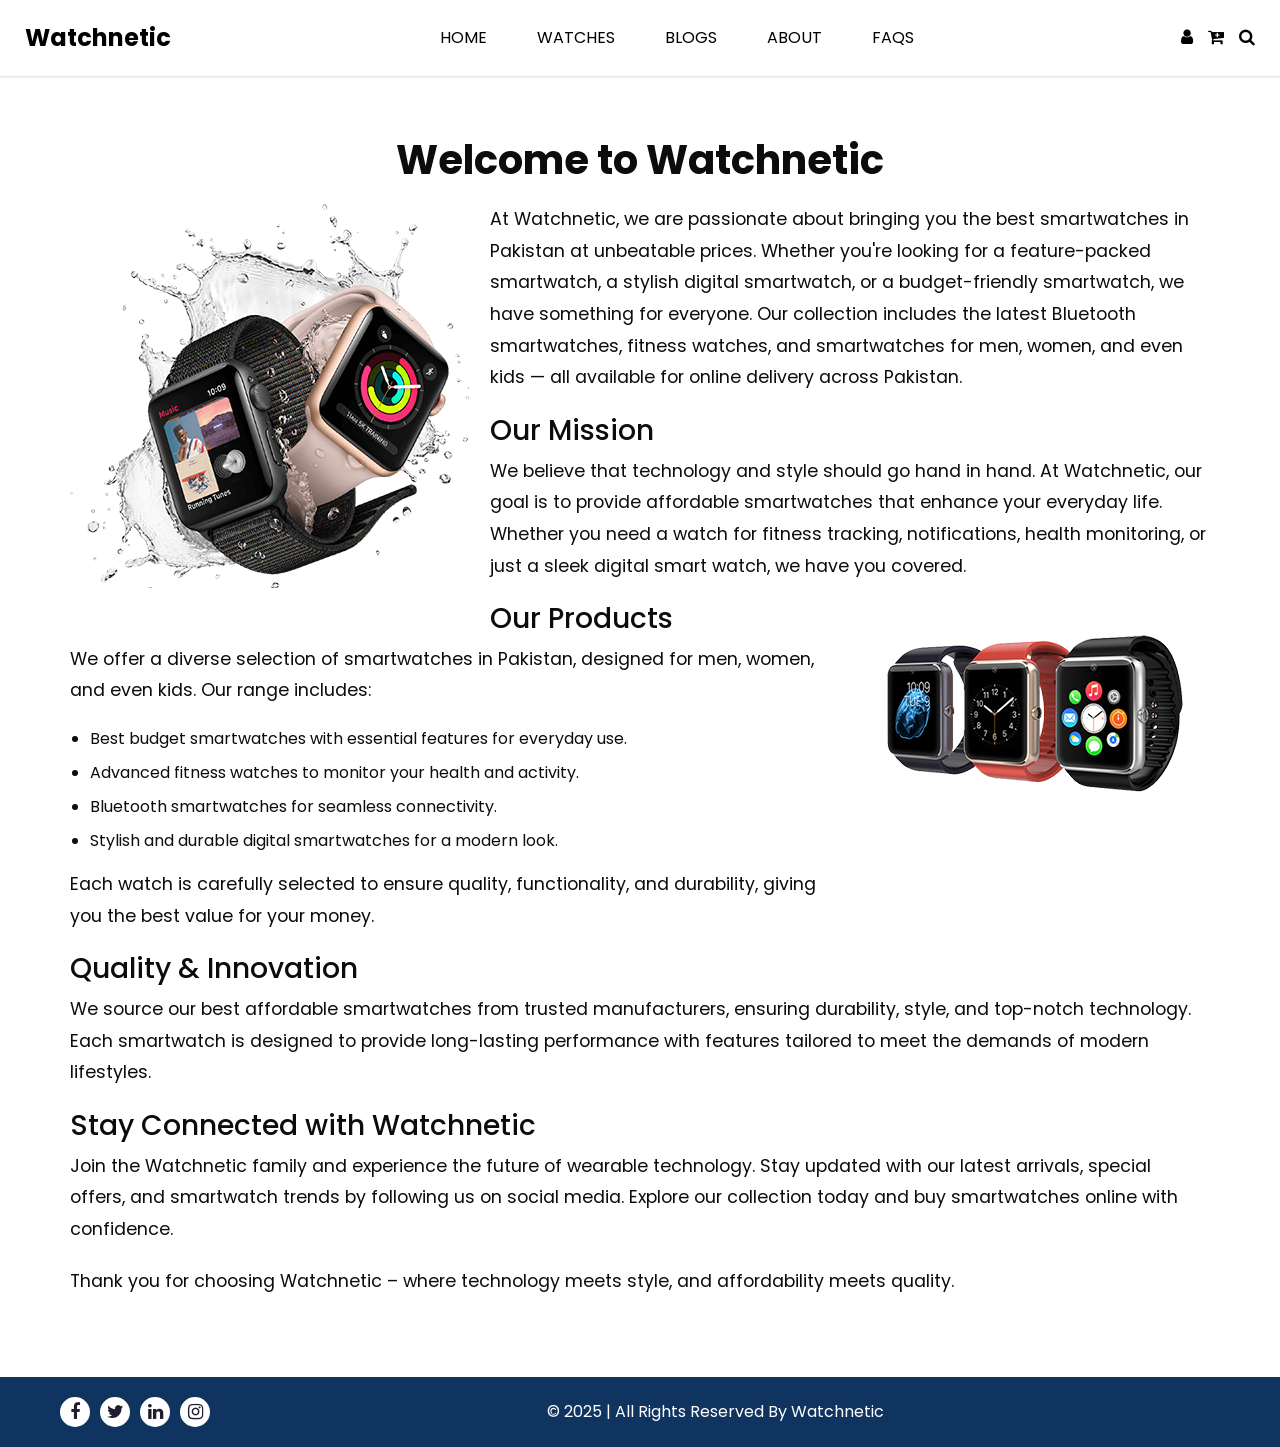
<file: about.html>
<!DOCTYPE html>
<html lang="en">

<head>
  <!-- Basic -->
  <meta charset="utf-8" />
  <meta http-equiv="X-UA-Compatible" content="IE=edge" />
  <!-- Mobile Metas -->
  <meta name="viewport" content="width=device-width, initial-scale=1, shrink-to-fit=no" />
  <!-- Site Metas -->
  <meta name="keywords" content="smartwatches in pakistan, best budget smartwatches, smart watches, cheap smart watches, smart sports watch" />
  <meta name="description" content="At Watchnetic, we bring you the best budget smartwatches and high-quality wearables in Pakistan. Explore our collection of smart sports watches and cheap smart watches, designed for style, performance, and affordability!" />
  <meta name="author" content="Watchnetic" />
  <link rel="shortcut icon" href="images/favicon.png" type="image/x-icon">

  <title>About Watchnetic | Affordable Wearables</title>

  <!-- bootstrap core css -->
  <link rel="stylesheet" type="text/css" href="css/bootstrap.css" />
  <!--owl slider stylesheet -->
  <link rel="stylesheet" type="text/css" href="https://cdnjs.cloudflare.com/ajax/libs/OwlCarousel2/2.3.4/assets/owl.carousel.min.css" />

  <!-- font awesome style -->
  <link href="css/font-awesome.min.css" rel="stylesheet" />

  <!-- Custom styles for this template -->
  <link href="css/style.css" rel="stylesheet" />
  <!-- responsive style -->
  <link href="css/responsive.css" rel="stylesheet" />

</head>

<body class="sub_page">

  <div class="hero_area">
    <!-- header section strats -->
    <header class="header_section">
      <div class="container-fluid">
        <nav class="navbar navbar-expand-lg custom_nav-container ">
          <a class="navbar-brand" href="index.html">
            <span>
              Watchnetic
            </span>
          </a>

          <button class="navbar-toggler" type="button" data-toggle="collapse" data-target="#navbarSupportedContent" aria-controls="navbarSupportedContent" aria-expanded="false" aria-label="Toggle navigation">
            <span class=""> </span>
          </button>

          <div class="collapse navbar-collapse" id="navbarSupportedContent">
            <ul class="navbar-nav">
              <li class="nav-item">
                <a class="nav-link" href="index.html">Home </a>
              </li>
              <li class="nav-item">
                <a class="nav-link" href="watches.html"> Watches </a>
              </li>
              <li class="nav-item">
                <a class="nav-link" href="blogs.html"> Blogs </a>
              </li>
              <li class="nav-item active">
                <a class="nav-link" href="about.html"> About <span class="sr-only">(current)</span> </a>
              </li>
              <li class="nav-item">
                <a class="nav-link" href="faqs.html"> FAQs </a>
              </li>
            </ul>
            <div class="user_option-box">
              <a href="">
                <i class="fa fa-user" aria-hidden="true"></i>
              </a>
              <a href="">
                <i class="fa fa-cart-plus" aria-hidden="true"></i>
              </a>
              <a href="">
                <i class="fa fa-search" aria-hidden="true"></i>
              </a>
            </div>
          </div>
        </nav>
      </div>
    </header>
    <!-- end header section -->
  </div>

  <!-- about section -->
  <section class="about_section_page layout_padding">
    <div class="container">
      <div class="heading_container heading_center">
        <h2>Welcome to Watchnetic</h2>
      </div>
      <img src="images/best-budget-smartwatches-pakistan.png" alt="Best Budget Smartwatches Pakistan">
      <p>At Watchnetic, we are passionate about bringing you the best smartwatches in Pakistan at unbeatable prices. Whether you're looking for a feature-packed smartwatch, a stylish digital smartwatch, or a budget-friendly smartwatch, we have something for everyone. Our collection includes the latest Bluetooth smartwatches, fitness watches, and smartwatches for men, women, and even kids — all available for online delivery across Pakistan.</p>
      
      <h3>Our Mission</h3>
      <p>We believe that technology and style should go hand in hand. At Watchnetic, our goal is to provide affordable smartwatches that enhance your everyday life. Whether you need a watch for fitness tracking, notifications, health monitoring, or just a sleek digital smart watch, we have you covered.</p>
      
      <img src="images/smart-sports-watch-for-men-women.png" alt="Smart Sports Watches" style="float: right; margin-left: 20px;">
      <h3>Our Products</h3>
      <p>We offer a diverse selection of smartwatches in Pakistan, designed for men, women, and even kids. Our range includes:</p>
      <ul>
        <li>Best budget smartwatches with essential features for everyday use.</li>
        <li>Advanced fitness watches to monitor your health and activity.</li>
        <li>Bluetooth smartwatches for seamless connectivity.</li>
        <li>Stylish and durable digital smartwatches for a modern look.</li>
      </ul>
      <p>Each watch is carefully selected to ensure quality, functionality, and durability, giving you the best value for your money.</p>
      
      <!-- <img src="images/.png" alt="Smartwatch Image 3"> -->
      <h3>Quality & Innovation</h3>
      <p>We source our best affordable smartwatches from trusted manufacturers, ensuring durability, style, and top-notch technology. Each smartwatch is designed to provide long-lasting performance with features tailored to meet the demands of modern lifestyles.</p>
      
      <h3>Stay Connected with Watchnetic</h3>
      <p>Join the Watchnetic family and experience the future of wearable technology. Stay updated with our latest arrivals, special offers, and smartwatch trends by following us on social media. Explore our collection today and buy smartwatches online with confidence.</p>
      
      <p>Thank you for choosing Watchnetic – where technology meets style, and affordability meets quality.</p>
    </div>
  </section>
  <!-- end about section -->

  <!-- Footer Section -->
  <footer class="blog-footer">
    <div class="footer_container">
      <div class="footer_social">
        <a href=""><i class="fa fa-facebook" aria-hidden="true"></i></a>
        <a href=""><i class="fa fa-twitter" aria-hidden="true"></i></a>
        <a href=""><i class="fa fa-linkedin" aria-hidden="true"></i></a>
        <a href=""><i class="fa fa-instagram" aria-hidden="true"></i></a>
      </div>
      <p>&copy; 2025 | All Rights Reserved By <a href="index.html"> Watchnetic</a></p>
    </div>
  </footer>
  <!-- footer section -->
   
  <!-- jQery -->
  <script src="js/jquery-3.4.1.min.js"></script>
  <!-- popper js -->
  <script src="https://cdn.jsdelivr.net/npm/popper.js@1.16.0/dist/umd/popper.min.js" integrity="sha384-Q6E9RHvbIyZFJoft+2mJbHaEWldlvI9IOYy5n3zV9zzTtmI3UksdQRVvoxMfooAo" crossorigin="anonymous">
  </script>
  <!-- bootstrap js -->
  <script src="js/bootstrap.js"></script>
  <!-- owl slider -->
  <script src="https://cdnjs.cloudflare.com/ajax/libs/OwlCarousel2/2.3.4/owl.carousel.min.js">
  </script>
  <!-- custom js -->
  <script src="js/custom.js"></script>


</body>

</html>
</file>
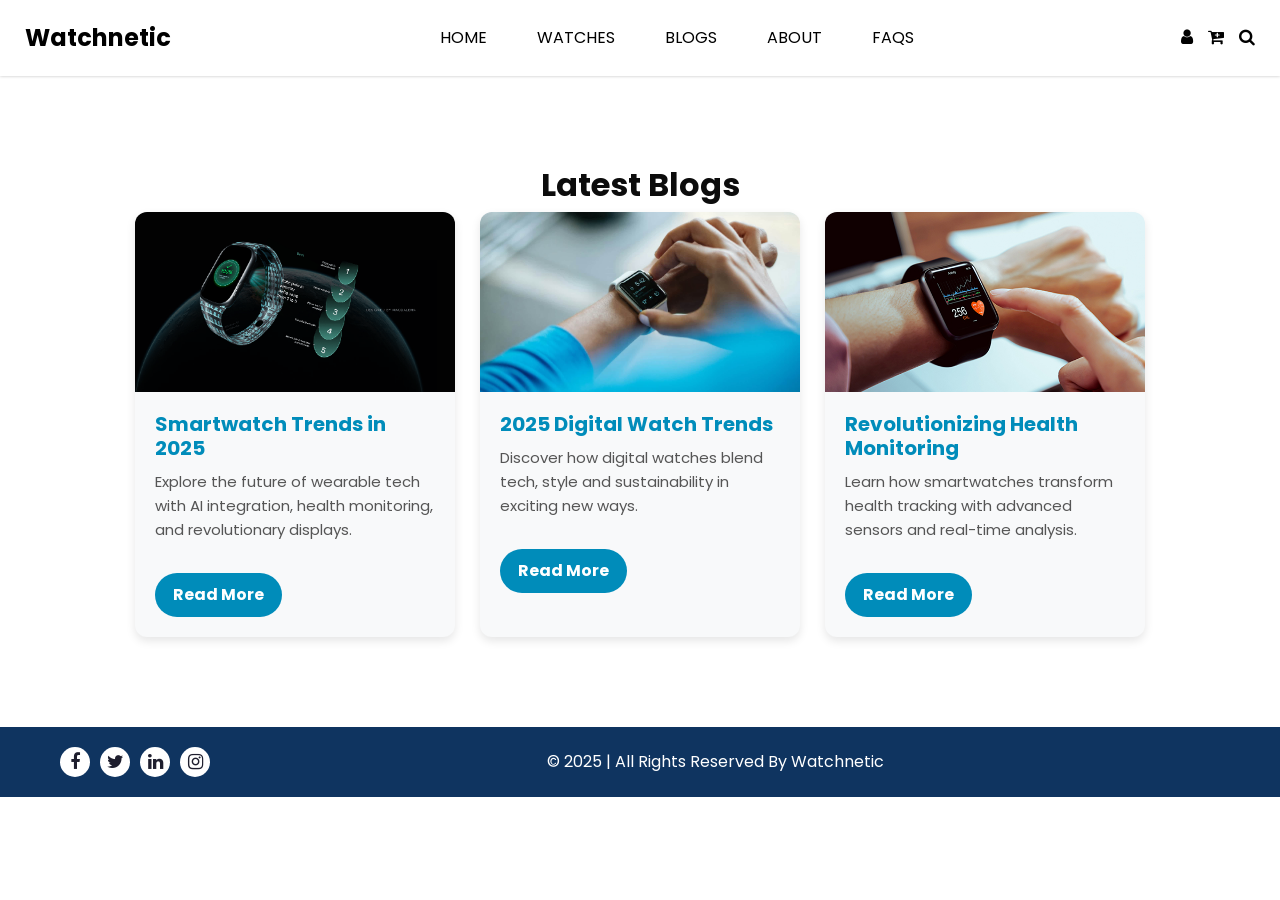
<file: blogs.html>
<!DOCTYPE html>
<html lang="en">
<head>
    <!-- Basic-->
    <meta charset="UTF-8">
    <meta http-equiv="X-UA-Compatible" content="IE=edge" />
  <!-- Mobile Metas -->
  <meta name="viewport" content="width=device-width, initial-scale=1, shrink-to-fit=no" />
  <!-- Site Metas -->
  <meta name="keywords" content="wrist watch online, smartphone watch, smart watch for girls, branded watches for women, top 10 smart watches in pakistan with price, watch box for men, hand watch for men, bluetooth watches" />
  <meta name="description" content="Discover expert insights on wrist watch online, smartphone watch, and smart watch for girls. Explore branded watches for women, hand watch for men, and the best watch box for men. Stay updated on the latest Bluetooth watches and more!" />
  <meta name="author" content="" />
  <link rel="shortcut icon" href="images/favicon.png" type="image/x-icon">

  <title>Watchnetic Blog | Latest Smartwatches & Wrist Watch Trends</title>


  <!-- bootstrap core css -->
  <link rel="stylesheet" type="text/css" href="css/bootstrap.css" />
  <!--owl slider stylesheet -->
  <link rel="stylesheet" type="text/css" href="https://cdnjs.cloudflare.com/ajax/libs/OwlCarousel2/2.3.4/assets/owl.carousel.min.css" />

  <!-- font awesome style -->
  <link href="css/font-awesome.min.css" rel="stylesheet" />

  <!-- Custom styles for this template -->
  <link href="css/style.css" rel="stylesheet" />
  <!-- responsive style -->
  <link href="css/responsive.css" rel="stylesheet" />

</head>
<body class="sub_page">
    <div class="hero_area">
      <!-- header section strats -->
      <header class="header_section">
        <div class="container-fluid">
          <nav class="navbar navbar-expand-lg custom_nav-container ">
            <a class="navbar-brand" href="index.html">
              <span>
                Watchnetic
              </span>
            </a>
      
            <button class="navbar-toggler" type="button" data-toggle="collapse" data-target="#navbarSupportedContent" aria-controls="navbarSupportedContent" aria-expanded="false" aria-label="Toggle navigation">
            <span class=""> </span>
            </button>
      
            <div class="collapse navbar-collapse" id="navbarSupportedContent">
              <ul class="navbar-nav">
                <li class="nav-item">
                  <a class="nav-link" href="index.html">Home </a>
                </li>
                <li class="nav-item">
                  <a class="nav-link" href="watches.html"> Watches </a>
                </li>
                <li class="nav-item active">
                  <a class="nav-link" href="blogs.html"> Blogs <span class="sr-only">(current)</span></a>
                </li>
                <li class="nav-item">
                  <a class="nav-link" href="about.html"> About </a>
                </li>
                <li class="nav-item">
                  <a class="nav-link" href="faqs.html">FAQs</a>
                </li>
              </ul>
              <div class="user_option-box">
                <a href="">
                  <i class="fa fa-user" aria-hidden="true"></i>
                </a>
                <a href="">
                  <i class="fa fa-cart-plus" aria-hidden="true"></i>
                </a>
                <a href="">
                  <i class="fa fa-search" aria-hidden="true"></i>
                </a>
              </div>
            </div>
          </nav>
        </div>
      </header>
      <!-- end header section -->
    </div>
<!-- Blogs Section -->
<section class="blog_section layout_padding">
  <div class="container">
    <div class="heading_container heading_center">
      <h2>
        Latest Blogs
      </h2>
    </div>
    <div class="blog_wrapper">
          <div class="blog_card">
              <img src="images/blogs/futuristic-smartwatch-holographic-interface.gif" alt="Smartwatch Trends 2025">
              <div class="blog_content">
                  <h3>Smartwatch Trends in 2025</h3>
                  <p>Explore the future of wearable tech with AI integration, health monitoring, and revolutionary displays.</p>
                  <a href="blogs/smartwatch-trends-in-2025.html" class="read_more_btn">Read More</a>
              </div>
          </div>

          <div class="blog_card">
              <img src="images/blogs/digital-watch-trends-2025.jpg" alt="2025 Digital Watch Trends">
              <div class="blog_content">
                  <h3>2025 Digital Watch Trends</h3>
                  <p>Discover how digital watches blend tech, style and sustainability in exciting new ways.</p>
                  <a href="blogs/2025-digital-watch-trends.html" class="read_more_btn">Read More</a>
              </div>
          </div>
                    
          <div class="blog_card">
            <img src="images/blogs/smartwatch-displaying-health-monitoring-data.jpg" alt="Smartwatch health monitoring">
            <div class="blog_content">
                <h3>Revolutionizing Health Monitoring</h3>
                <p>Learn how smartwatches transform health tracking with advanced sensors and real-time analysis.</p>
                <a href="blogs/how-smartwatches-are-revolutionizing-health-monitoring.html" class="read_more_btn">Read More</a>
            </div>
        </div>
      </div>
  </div>
</section>
  
<!-- Footer Section -->
<footer class="blog-footer">
  <div class="footer_container">
      <div class="footer_social">
          <a href=""><i class="fa fa-facebook" aria-hidden="true"></i></a>
          <a href=""><i class="fa fa-twitter" aria-hidden="true"></i></a>
          <a href=""><i class="fa fa-linkedin" aria-hidden="true"></i></a>
          <a href=""><i class="fa fa-instagram" aria-hidden="true"></i></a>
      </div>
      <p>&copy; 2025 | All Rights Reserved By <a href="index.html"> Watchnetic</a></p>
  </div>
</footer>
  <!-- footer section -->

  <!-- jQery -->
  <script src="js/jquery-3.4.1.min.js"></script>
  <!-- popper js -->
  <script src="https://cdn.jsdelivr.net/npm/popper.js@1.16.0/dist/umd/popper.min.js" integrity="sha384-Q6E9RHvbIyZFJoft+2mJbHaEWldlvI9IOYy5n3zV9zzTtmI3UksdQRVvoxMfooAo" crossorigin="anonymous">
  </script>
  <!-- bootstrap js -->
  <script src="js/bootstrap.js"></script>
  <!-- owl slider -->
  <script src="https://cdnjs.cloudflare.com/ajax/libs/OwlCarousel2/2.3.4/owl.carousel.min.js">
  </script>
  <!-- custom js -->
  <script src="js/custom.js"></script>
</body>
</html>
</file>
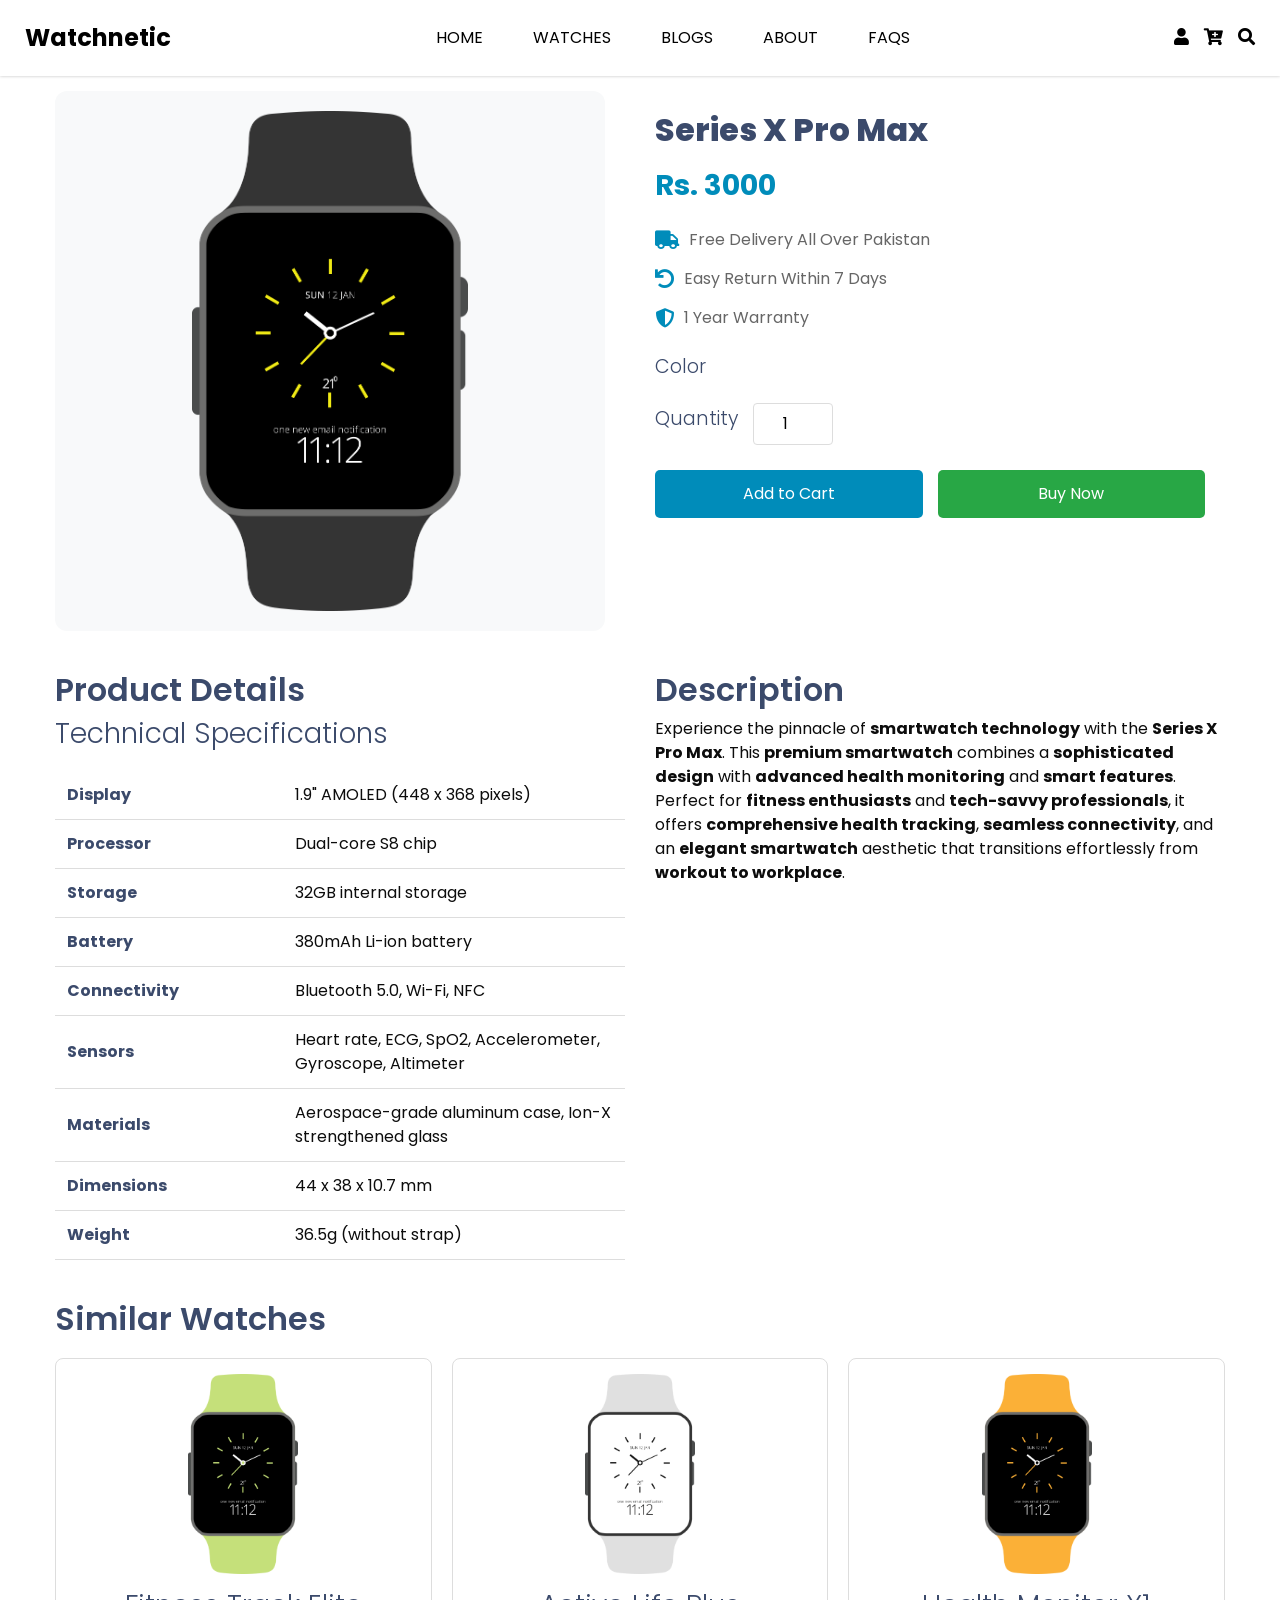
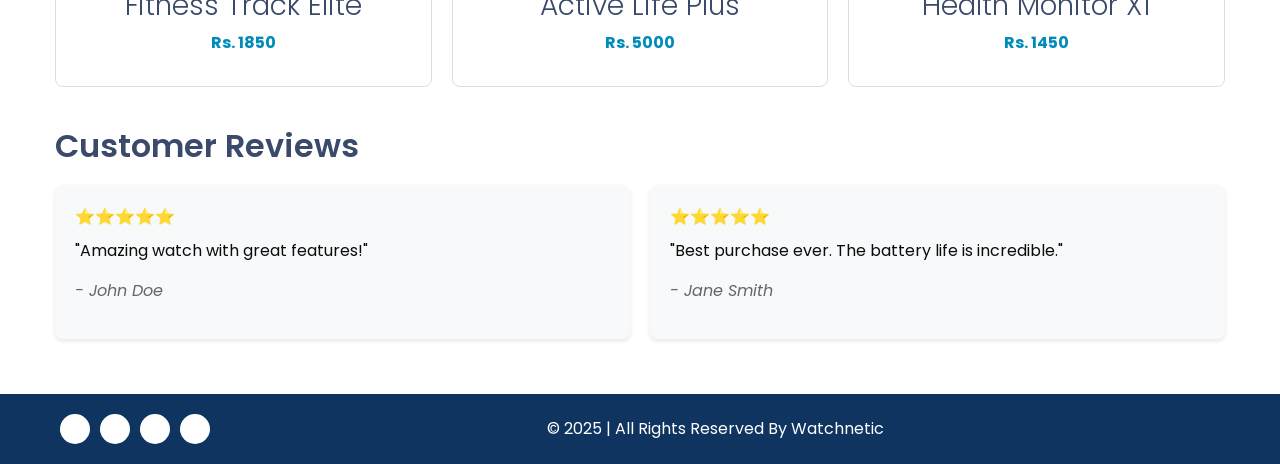
<file: watch-details/series-x-pro-max.html>
<!DOCTYPE html>
<html lang="en">

<head>
  <!-- Basic -->
  <meta charset="utf-8" />
  <meta http-equiv="X-UA-Compatible" content="IE=edge" />
  <!-- Mobile Metas -->
  <meta name="viewport" content="width=device-width, initial-scale=1, shrink-to-fit=no" />
  <!-- Site Metas -->
  <meta name="keywords" content="Series X Pro Max, smartwatch, fitness tracking, Watchnetic" />
  <meta name="description" content="Series X Pro Max - premium smartwatch with heart rate monitoring, sleep tracking, and GPS navigation." />
  <meta name="author" content="Watchnetic" />
  <link rel="shortcut icon" href="../images/favicon.png" type="image/x-icon">

  <title>Series X Pro Max | Watchnetic</title>

  <!-- bootstrap core css -->
  <link rel="stylesheet" type="text/css" href="../css/bootstrap.css" />
  <!-- owl slider stylesheet -->
  <link rel="stylesheet" type="text/css" href="https://cdnjs.cloudflare.com/ajax/libs/OwlCarousel2/2.3.4/assets/owl.carousel.min.css" />
  <!-- font awesome style -->
  <link href="../css/font-awesome.min.css" rel="stylesheet" />
  <!-- Custom styles -->
  <link href="../css/style.css" rel="stylesheet" />
  <!-- responsive style -->
  <link href="../css/responsive.css" rel="stylesheet" />
  <link rel="stylesheet" href="watch-details.css">
  <link rel="stylesheet" href="https://cdnjs.cloudflare.com/ajax/libs/font-awesome/5.15.4/css/all.min.css">
  
  <!-- Inline footer styles to match index.html -->
</head>

<body class="sub_page">
  <!-- header section -->
  <header class="header_section">
    <div class="container-fluid">
      <nav class="navbar navbar-expand-lg custom_nav-container">
        <a class="navbar-brand" href="../index.html">
          <span>Watchnetic</span>
        </a>
        <button class="navbar-toggler" type="button" data-toggle="collapse" data-target="#navbarSupportedContent">
          <span class=""></span>
        </button>

        <div class="collapse navbar-collapse" id="navbarSupportedContent">
          <ul class="navbar-nav">
            <li class="nav-item">
              <a class="nav-link" href="../index.html">Home</a>
            </li>
            <li class="nav-item active">
              <a class="nav-link" href="../watches.html">Watches <span class="sr-only">(current)</span></a>
            </li>
            <li class="nav-item">
              <a class="nav-link" href="../blogs.html">Blogs</a>
            </li>
            <li class="nav-item">
              <a class="nav-link" href="../about.html">About</a>
            </li>
            <li class="nav-item">
              <a class="nav-link" href="../faqs.html">FAQs</a>
            </li>
          </ul>
          <div class="user_option-box">
            <a href="">
              <i class="fa fa-user" aria-hidden="true"></i>
            </a>
            <a href="">
              <i class="fa fa-cart-plus" aria-hidden="true"></i>
            </a>
            <a href="">
              <i class="fa fa-search" aria-hidden="true"></i>
            </a>
          </div>
        </div>
      </nav>
    </div>
  </header>
  <!-- end header section -->

  <!-- product detail section -->
  <div class="watch-container">
    <!-- Main product section -->
    <div class="watch-main">
      <div class="watch-image-container">
        <div class="watch-image">
          <img src="../images/series-x-pro-max.png" alt="Series X Pro Max">
        </div>
      </div>
      
      <div class="watch-purchase-info">
        <h1 class="watch-title">Series X Pro Max</h1>
        <div class="watch-price">Rs. 3000</div>
        
        <ul class="benefits-list">
          <li><i class="fas fa-truck"></i> Free Delivery All Over Pakistan</li>
          <li><i class="fas fa-undo"></i> Easy Return Within 7 Days</li>
          <li><i class="fas fa-shield-alt"></i> 1 Year Warranty</li>
        </ul>
        
        <div class="color-selector">
          <h3>Color</h3>
          <!-- Add color selection options -->
        </div>
        
        <div class="quantity-selector">
          <h3>Quantity</h3>
          <input type="number" value="1" min="1">
        </div>
        
        <div class="button-group">
          <button class="buy-button">Add to Cart</button>
          <button class="buy-button" style="background-color: #28a745;">Buy Now</button>
        </div>
      </div>
    </div>
    
    <!-- Details and Description -->
    <div class="watch-details">
      <div class="details-specs">
        <h2>Product Details</h2>
        <div class="watch-specs">
          <h3>Technical Specifications</h3>
          <table>
            <tr>
              <td>Display</td>
              <td>1.9" AMOLED (448 x 368 pixels)</td>
            </tr>
            <tr>
              <td>Processor</td>
              <td>Dual-core S8 chip</td>
            </tr>
            <tr>
              <td>Storage</td>
              <td>32GB internal storage</td>
            </tr>
            <tr>
              <td>Battery</td>
              <td>380mAh Li-ion battery</td>
            </tr>
            <tr>
              <td>Connectivity</td>
              <td>Bluetooth 5.0, Wi-Fi, NFC</td>
            </tr>
            <tr>
              <td>Sensors</td>
              <td>Heart rate, ECG, SpO2, Accelerometer, Gyroscope, Altimeter</td>
            </tr>
            <tr>
              <td>Materials</td>
              <td>Aerospace-grade aluminum case, Ion-X strengthened glass</td>
            </tr>
            <tr>
              <td>Dimensions</td>
              <td>44 x 38 x 10.7 mm</td>
            </tr>
            <tr>
              <td>Weight</td>
              <td>36.5g (without strap)</td>
            </tr>
          </table>
        </div>
      </div>
      
      <div class="watch-description">
        <h2>Description</h2>
        Experience the pinnacle of <strong>smartwatch technology</strong> with the <strong>Series X Pro Max</strong>. This <strong>premium smartwatch</strong> combines a <strong>sophisticated design</strong> with <strong>advanced health monitoring</strong> and <strong>smart features</strong>. Perfect for <strong>fitness enthusiasts</strong> and <strong>tech-savvy professionals</strong>, it offers <strong>comprehensive health tracking</strong>, <strong>seamless connectivity</strong>, and an <strong>elegant smartwatch</strong> aesthetic that transitions effortlessly from <strong>workout to workplace</strong>.
      </div>
    </div>
    
    <!-- Related Watches -->
    <div class="related-watches">
      <h2>Similar Watches</h2>
      <div class="related-watches-grid">
        <!-- Add 4 watch cards here -->
        <div class="watch-card">
          <img src="../images/fitness-track-elite.png" alt="Fitness Track Elite">
          <h3>Fitness Track Elite</h3>
          <p>Rs. 1850</p>
        </div>
        <!-- Add 3 more similar cards -->
        
        <!-- New Card 1 -->
        <div class="watch-card">
          <img src="../images/active-life-plus.png" alt="Active Life Plus">
          <h3>Active Life Plus</h3>
          <p>Rs. 5000</p>
        </div>
        
        <!-- New Card 2 -->
        <div class="watch-card">
          <img src="../images/smart-fit-x1.png" alt="Smart Fit X1">
          <h3>Health Monitor X1</h3>
          <p>Rs. 1450</p>
        </div>
      </div>
    </div>
    
    <!-- Reviews Carousel -->
    <div class="reviews-section">
      <h2>Customer Reviews</h2>
      <div class="reviews-carousel">
        <div class="review-card">
          <div class="stars">⭐⭐⭐⭐⭐</div>
          <p>"Amazing watch with great features!"</p>
          <p class="reviewer">- John Doe</p>
        </div>
        <div class="review-card">
          <div class="stars">⭐⭐⭐⭐⭐</div>
          <p>"Best purchase ever. The battery life is incredible."</p>
          <p class="reviewer">- Jane Smith</p>
        </div>
      </div>
    </div>
  </div>
  <!-- end product detail section -->

  <!-- Footer Section - Updated to match index.html exactly -->
  <footer class="blog-footer">
    <div class="footer_container">
        <div class="footer_social">
            <a href="https://www.facebook.com/watchneticofficial/" target="_blank"><i class="fa fa-facebook" aria-hidden="true"></i></a>
            <a href=""><i class="fa fa-twitter" aria-hidden="true"></i></a>
            <a href=""><i class="fa fa-linkedin" aria-hidden="true"></i></a>
            <a href="https://www.instagram.com/watchneticofficial/" target="_blank"><i class="fa fa-instagram" aria-hidden="true"></i></a>
        </div>
        <p>&copy; 2025 | All Rights Reserved By <a href="../index.html"> Watchnetic</a></p>
    </div>
  </footer>
  <!-- end footer section -->

  <!-- jQery -->
  <script src="../js/jquery-3.4.1.min.js"></script>
  <!-- bootstrap js -->
  <script src="../js/bootstrap.js"></script>
  <!-- owl slider -->
  <script src="https://cdnjs.cloudflare.com/ajax/libs/OwlCarousel2/2.3.4/owl.carousel.min.js"></script>
  <!-- custom js -->
  <script src="../js/custom.js"></script>
</body>

</html>
</file>
<file: css/style.css>
@import url("https://fonts.googleapis.com/css2?family=Poppins:wght@400;600;700&display=swap");
body {
  font-family: "Poppins", sans-serif;
  color: #0c0c0c;
  background-color: #ffffff;
  overflow-x: hidden;
}

.layout_padding {
  padding: 90px 0;
}

.layout_margin {
  margin: 90px 0;
}

.layout_padding2 {
  padding: 75px 0;
}

.layout_padding2-top {
  padding-top: 75px;
}

.layout_padding2-bottom {
  padding-bottom: 75px;
}

.layout_padding-top {
  padding-top: 90px;
}

.layout_padding-bottom {
  padding-bottom: 90px;
}

.heading_container {
  display: -webkit-box;
  display: -ms-flexbox;
  display: flex;
  -webkit-box-orient: vertical;
  -webkit-box-direction: normal;
      -ms-flex-direction: column;
          flex-direction: column;
  -webkit-box-align: start;
      -ms-flex-align: start;
          align-items: flex-start;
}

.heading_container h2 {
  position: relative;
  font-weight: bold;
}

.heading_container h2 span {
  color: #008CBA;
}

.heading_container.heading_center {
  -webkit-box-align: center;
      -ms-flex-align: center;
          align-items: center;
  text-align: center;
}

a,
a:hover,
a:focus {
  text-decoration: none;
}

a:hover,
a:focus {
  color: initial;
}

.btn,
.btn:focus {
  outline: none !important;
  -webkit-box-shadow: none;
          box-shadow: none;
}

/*header section*/
.hero_area {
  position: relative;
  min-height: 100vh;
  display: -webkit-box;
  display: -ms-flexbox;
  display: flex;
  -webkit-box-orient: vertical;
  -webkit-box-direction: normal;
      -ms-flex-direction: column;
          flex-direction: column;
  padding-left: 45px;
}

.hero_area .hero_social {
  position: absolute;
  top: 45%;
  left: 0;
  display: -webkit-box;
  display: -ms-flexbox;
  display: flex;
  -webkit-box-orient: vertical;
  -webkit-box-direction: normal;
      -ms-flex-direction: column;
          flex-direction: column;
  -webkit-box-align: center;
      -ms-flex-align: center;
          align-items: center;
  width: 45px;
  -webkit-transform: translateY(-50%);
          transform: translateY(-50%);
}

.hero_area .hero_social a {
  color: #999; /* Default color */
  margin: 5px 0;
  font-size: 20px;
  transition: all 0.3s ease-in-out;
}

.hero_area .hero_social a:hover {
  color: #008CBA; /* Change color on hover */
  transform: scale(1.2); /* Slightly enlarge */
  text-shadow: 0 0 10px rgba(0, 140, 186, 0.6); /* Matching blue glow effect */
}

.hero_area .container-fluid {
  padding-left: 25px;
  padding-right: 25px;
}

.sub_page .hero_area {
  min-height: auto;
  border-radius: 0 0 45px 0;
  padding-left: 0;
}

.sub_page .header_section {
  -webkit-box-shadow: 0 0 3px 0 rgba(0, 0, 0, 0.25);
          box-shadow: 0 0 3px 0 rgba(0, 0, 0, 0.25);
}

.header_section {
  padding: 15px 0;
}

.header_section .container-fluid {
  padding-right: 25px;
  padding-left: 25px;
}

.navbar-brand span {
  font-weight: bold;
  color: #000000;
  font-size: 24px;
}

.custom_nav-container {
  padding: 0;
}

.custom_nav-container .navbar-nav {
  margin: auto;
}

.custom_nav-container .navbar-nav .nav-item {
  position: relative;
}

.custom_nav-container .navbar-nav .nav-item .nav-link {
  position: relative;
  padding: 5px 25px;
  color: #000000;
  text-align: center;
  text-transform: uppercase;
  border-radius: 5px;
  -webkit-transition: all 0.3s;
  transition: all 0.3s ease-in-out;
  text-decoration: none;
}

.custom_nav-container .navbar-nav .nav-item:hover .nav-link, .custom_nav-container .navbar-nav .nav-item.active .nav-link {
  color: #000000;
  background-color: #ffffff;
}

.custom_nav-container .navbar-nav .nav-item .nav-link::after {
  content: '';
  width: 0;
  height: 3px;
  background: #008CBA; /* Underline color */
  position: absolute;
  left: 0;
  bottom: -6px;
  transition: width 0.3s ease-in-out;
}

.custom_nav-container .navbar-nav .nav-item .nav-link:hover::after,
.custom_nav-container .navbar-nav .nav-item .active .nav-link::after {
  width: 100%;
}

/* End */


.custom_nav-container .navbar-toggler {
  outline: none;
}

.custom_nav-container .navbar-toggler {
  padding: 0;
  width: 37px;
  height: 42px;
  -webkit-transition: all 0.3s;
  transition: all 0.3s;
}

.custom_nav-container .navbar-toggler span {
  display: block;
  width: 35px;
  height: 4px;
  background-color: #000000;
  margin: 7px 0;
  -webkit-transition: all 0.3s;
  transition: all 0.3s;
  position: relative;
  border-radius: 5px;
  transition: all 0.3s;
}

.custom_nav-container .navbar-toggler span::before, .custom_nav-container .navbar-toggler span::after {
  content: "";
  position: absolute;
  left: 0;
  height: 100%;
  width: 100%;
  background-color: #000000;
  top: -10px;
  border-radius: 5px;
  -webkit-transition: all 0.3s;
  transition: all 0.3s;
}

.custom_nav-container .navbar-toggler span::after {
  top: 10px;
}

.custom_nav-container .navbar-toggler[aria-expanded="true"] {
  -webkit-transform: rotate(360deg);
          transform: rotate(360deg);
}

.custom_nav-container .navbar-toggler[aria-expanded="true"] span {
  -webkit-transform: rotate(45deg);
          transform: rotate(45deg);
}

.custom_nav-container .navbar-toggler[aria-expanded="true"] span::before, .custom_nav-container .navbar-toggler[aria-expanded="true"] span::after {
  -webkit-transform: rotate(90deg);
          transform: rotate(90deg);
  top: 0;
}

.custom_nav-container .navbar-toggler[aria-expanded="true"] .s-1 {
  -webkit-transform: rotate(45deg);
          transform: rotate(45deg);
  margin: 0;
  margin-bottom: -4px;
}

.custom_nav-container .navbar-toggler[aria-expanded="true"] .s-2 {
  display: none;
}

.custom_nav-container .navbar-toggler[aria-expanded="true"] .s-3 {
  -webkit-transform: rotate(-45deg);
          transform: rotate(-45deg);
  margin: 0;
  margin-top: -4px;
}

.custom_nav-container .navbar-toggler[aria-expanded="false"] .s-1,
.custom_nav-container .navbar-toggler[aria-expanded="false"] .s-2,
.custom_nav-container .navbar-toggler[aria-expanded="false"] .s-3 {
  -webkit-transform: none;
          transform: none;
}

.user_option-box {
  display: -webkit-box;
  display: -ms-flexbox;
  display: flex;
  -webkit-box-align: center;
      -ms-flex-align: center;
          align-items: center;
}

.user_option-box a {
  color: #000000;
  text-transform: uppercase;
  margin-left: 15px;
  font-size: 17px;
}

.user_option-box a:hover {
  color: #1E1E2E;
}

/*end header section*/
/* slider section */
.slider_section {
  -webkit-box-flex: 1;
      -ms-flex: 1;
          flex: 1;
  display: -webkit-box;
  display: -ms-flexbox;
  display: flex;
  -webkit-box-align: center;
      -ms-flex-align: center;
          align-items: center;
  padding: 45px 0;
  background-color: #008CBA;
  border-radius: 0 0 0 250px;
  background: linear-gradient(to right, #1A1A2E, #16213E, #0F3460);
}

.slider_section .row {
  -webkit-box-align: center;
      -ms-flex-align: center;
          align-items: center;
}

.slider_section #customCarousel1 {
  width: 100%;
  position: unset;
}

.slider_section .detail-box {
  color: #ffffff;
}

.slider_section .detail-box h1 {
  font-weight: bold;
  margin-bottom: 20px;
}

.slider_section .detail-box .btn-box {
  display: -webkit-box;
  display: -ms-flexbox;
  display: flex;
  margin: 0 -5px;
  margin-top: 15px;
}

.slider_section .detail-box .btn-box a {
  margin: 5px;
  text-align: center;
  width: 185px;
}

.slider_section .detail-box .btn-box .btn1:hover {
  color: #ffffff;
  -webkit-transform: translateY(-3px);
          transform: translateY(-3px);
}

.slider_section .detail-box .btn-box .btn1 {
  display: inline-block;
  padding: 12px 15px;
  background: linear-gradient(to right, #00D1FF, #008CBA); /* Neon Cyan Gradient */
  color: #ffffff;
  border-radius: 5px;
  -webkit-transition: all 0.3s;
  transition: all 0.3s;
  border: 1px solid #00A6CC; /* Slightly darker border */
}

.slider_section .img-box img {
  width: 100%;
}

.slider_section .carousel-indicators {
  position: unset;
  margin: 0;
  -webkit-box-pack: center;
      -ms-flex-pack: center;
          justify-content: center;
  -webkit-box-align: center;
      -ms-flex-align: center;
          align-items: center;
  margin-top: 45px;
}

.slider_section .carousel-indicators li {
  background-color: #ffffff;
  width: 15px;
  height: 15px;
  border-radius: 100%;
  opacity: 1;
}

.slider_section .carousel-indicators li.active {
  width: 23px;
  height: 23px;
  background-color: #008CBA;
}

.shop_section .heading_container {
  margin-bottom: 20px;
}

.shop_section .box {
  background-color: #faf9fa;
  position: relative;
  padding: 10px 15px;
  margin-top: 25px;
  border-radius: 15px;
  overflow: hidden;
}

.shop_section .box a {
  color: #000000;
}

.shop_section .box .img-box {
  display: -webkit-box;
  display: -ms-flexbox;
  display: flex;
  -webkit-box-pack: center;
      -ms-flex-pack: center;
          justify-content: center;
  -webkit-box-align: center;
      -ms-flex-align: center;
          align-items: center;
  padding: 15px 30px;
  height: 245px;
}

.shop_section .box .img-box img {
  max-width: 100%;
  max-height: 175px;
}

.shop_section .box .detail-box {
  display: -webkit-box;
  display: -ms-flexbox;
  display: flex;
  -webkit-box-pack: justify;
      -ms-flex-pack: justify;
          justify-content: space-between;
}

.shop_section .box .detail-box h6 span {
  color: #1E1E2E;
  font-weight: 600;
}

.shop_section .box .new {
  padding: 7px 15px;
  position: absolute;
  top: 0;
  left: 0;
  background-color: #008CBA;
  color: #ffffff;
  display: -webkit-box;
  display: -ms-flexbox;
  display: flex;
  -webkit-box-pack: center;
      -ms-flex-pack: center;
          justify-content: center;
  -webkit-box-align: center;
      -ms-flex-align: center;
          align-items: center;
  font-size: 15px;
}

.shop_section .box .featured {
  padding: 7px 15px;
  position: absolute;
  top: 0;
  left: 0;
  background-color: green;
  color: #ffffff;
  display: -webkit-box;
  display: -ms-flexbox;
  display: flex;
  -webkit-box-pack: center;
      -ms-flex-pack: center;
          justify-content: center;
  -webkit-box-align: center;
      -ms-flex-align: center;
          align-items: center;
  font-size: 15px;
}

.shop_section .btn-box {
  display: -webkit-box;
  display: -ms-flexbox;
  display: flex;
  -webkit-box-pack: center;
      -ms-flex-pack: center;
          justify-content: center;
  margin-top: 45px;
}

.shop_section .btn-box a {
  display: inline-block;
  padding: 10px 50px;
  background-color: #008CBA;
  color: #ffffff;
  border-radius: 5px;
  -webkit-transition: all 0.3s;
  transition: all 0.3s;
  border: 1px solid #008CBA;
}

.shop_section .btn-box a:hover {
  color: #ffffff;
  -webkit-transform: translateY(-3px);
          transform: translateY(-3px);
}

.about_section {
  background: linear-gradient(to left, #1A1A2E, #16213E, #0F3460);
  color: #ffffff;
}

.about_section .row {
  -webkit-box-align: center;
      -ms-flex-align: center;
          align-items: center;
}

.about_section .img-box {
  position: relative;
  display: -webkit-box;
  display: -ms-flexbox;
  display: flex;
  -webkit-box-pack: center;
      -ms-flex-pack: center;
          justify-content: center;
}

.about_section .img-box img {
  width: 100%;
  max-width: 375px;
}

.about_section .detail-box p {
  margin-top: 15px;
}

.about_section .detail-box a {
  display: inline-block;
  padding: 10px 45px;
  background-color: #008CBA;
  color: #ffffff;
  border-radius: 5px;
  -webkit-transition: all 0.3s;
  transition: all 0.3s;
  border: 1px solid #008CBA;
  margin-top: 15px;
}

.about_section .detail-box a:hover {
  color: #ffffff;
  -webkit-transform: translateY(-3px);
          transform: translateY(-3px);
}

.feature_section {
  text-align: center;
}

.feature_section .heading_container {
  -webkit-box-align: center;
      -ms-flex-align: center;
          align-items: center;
}

.feature_section .box {
  margin-top: 45px;
  padding: 15px;
  border-radius: 10px;
  -webkit-box-shadow: 5px 5px 5px 0 rgba(0, 0, 0, 0.25), -2px -2px 3px 0 rgba(0, 0, 0, 0.05);
          box-shadow: 5px 5px 5px 0 rgba(0, 0, 0, 0.25), -2px -2px 3px 0 rgba(0, 0, 0, 0.05);
  position: relative;
  overflow: hidden;
  -webkit-transition: all 0.2s;
  transition: all 0.2s;
}

.feature_section .box .img-box {
  display: -webkit-box;
  display: -ms-flexbox;
  display: flex;
  -webkit-box-pack: center;
      -ms-flex-pack: center;
          justify-content: center;
  -webkit-box-align: center;
      -ms-flex-align: center;
          align-items: center;
  border-radius: 15px;
  -webkit-transition: all 0.2s;
  transition: all 0.2s;
  margin: 15px 0;
}

.feature_section .box .img-box img {
  width: 75px;
  -webkit-transition: all 0.2s;
  transition: all 0.2s;
}

.feature_section .box .detail-box {
  margin-top: 15px;
}

.feature_section .box .detail-box h5 {
  font-weight: bold;
  position: relative;
}

.feature_section .box .detail-box a {
  color: inherit;
}

.feature_section .box:hover {
  background: #0F345F;
  color: #ffffff;
}

.feature_section .box:hover img {
  -webkit-filter: invert(1);
          filter: invert(1);
}

.feature_section .btn-box {
  display: -webkit-box;
  display: -ms-flexbox;
  display: flex;
  -webkit-box-pack: center;
      -ms-flex-pack: center;
          justify-content: center;
  margin-top: 45px;
}

.feature_section .btn-box a {
  display: inline-block;
  padding: 10px 45px;
  background-color: #008CBA;
  color: #ffffff;
  border-radius: 5px;
  -webkit-transition: all 0.3s;
  transition: all 0.3s;
  border: 1px solid #008CBA;
}

.feature_section .btn-box a:hover {
  color: #ffffff;
  -webkit-transform: translateY(-3px);
          transform: translateY(-3px);
}

.contact_section {
  position: relative;
}

.contact_section .row {
  -webkit-box-align: center;
      -ms-flex-align: center;
          align-items: center;
}

.contact_section form {
  margin-top: 45px;
}

.contact_section input {
  width: 100%;
  border: none;
  height: 50px;
  margin-bottom: 25px;
  padding-left: 15px;
  background-color: transparent;
  outline: none;
  color: #000000;
  border: 1px solid #a5a5a5;
}

.contact_section input::-webkit-input-placeholder {
  color: #1c1b1b;
}

.contact_section input:-ms-input-placeholder {
  color: #1c1b1b;
}

.contact_section input::-ms-input-placeholder {
  color: #1c1b1b;
}

.contact_section input::placeholder {
  color: #1c1b1b;
}

.contact_section input.message-box {
  height: 120px;
}

.contact_section button {
  font-family: "Poppins", sans-serif;
  display: inline-block;
  padding: 10px 65px;
  background-color: #008CBA;
  color: #ffffff;
  border-radius: 3px;
  -webkit-transition: all 0.3s;
  transition: all 0.3s;
  border: 1px solid #008CBA;
  color: #fff;
  margin-top: 10px;
}

.contact_section button:hover {
  color: #ffffff;
  -webkit-transform: translateY(-3px);
          transform: translateY(-3px);
}

.contact_section .img-box img {
  width: 100%;
}

.client_section .box {
  display: -webkit-box;
  display: -ms-flexbox;
  display: flex;
  -webkit-box-orient: vertical;
  -webkit-box-direction: normal;
      -ms-flex-direction: column;
          flex-direction: column;
  -webkit-box-align: center;
      -ms-flex-align: center;
          align-items: center;
  margin: 45px 0;
  text-align: center;
  background-color: #0F345F;
  color: #ffffff;
  border-radius: 15px;
  padding: 25px;
}

.client_section .box .img-box {
  width: 125px;
  height: 125px;
  min-width: 125px;
  position: relative;
  border: 2px dashed #008CBA;
  border-radius: 100%;
  padding: 5px;
  margin-bottom: 15px;
}

.client_section .box .img-box img {
  width: 100%;
  border-radius: 100%;
}

.client_section .box .client_info .client_name h5 {
  font-weight: bold;
  margin-bottom: 0;
  text-transform: uppercase;
}

.client_section .box .client_info .client_name h6 {
  color: #008CBA;
  font-weight: normal;
  font-size: 15px;
  text-transform: uppercase;
}

.client_section .box .client_info i {
  font-size: 24px;
}
.client_section .box {
  width: 90%;
  max-width: 500px; /* Limits max width per card */
  padding: 20px;
  background: #0F345F;
  border-radius: 10px;
  box-shadow: 0 4px 8px rgba(0, 0, 0, 0.1);
}

.client_section .box p {
  margin-top: 15px;
}

.client_section .owl-carousel .owl-nav {
  display: -webkit-box;
  display: -ms-flexbox;
  display: flex;
  -webkit-box-pack: center;
      -ms-flex-pack: center;
          justify-content: center;
  margin-top: 45px;
  padding: 0 15px;
}

.client_section .owl-carousel .owl-nav .owl-prev,
.client_section .owl-carousel .owl-nav .owl-next {
  width: 45px;
  height: 45px;
  background-color: #008CBA;
  color: #ffffff;
  outline: none;
  bottom: 0px;
  font-size: 24px;
  margin: 0 5px;
}

/* Footer */
.blog-footer {
  background: #0F3460;
  color: #ffffff;
  padding: 20px 0;
  display: flex;
  justify-content: center;
  align-items: center;
  text-align: center;
}

.footer_container {
  display: flex;
  justify-content: space-between;
  align-items: center;
  width: 100%;
  max-width: 1200px;
  padding: 0 20px;
}

.footer_social {
  display: flex;
  gap: 10px;
}

.footer_social a {
  display: flex;
  justify-content: center;
  align-items: center;
  width: 30px;
  height: 30px;
  background-color: #ffffff;
  border-radius: 50%;
  color: #1E1E2E;
  font-size: 18px;
  text-decoration: none;
}

.footer_social a:hover {
  color: #008CBA;
}

.blog-footer p {
  margin: 0;
  flex-grow: 1;
  text-align: center;
}

.blog-footer p a {
  color: inherit;
  text-decoration: none;
}

/*# sourceMappingURL=style.css.map */

/* Start of Blogs page */
.blog_wrapper {
  display: flex;
  justify-content: center;
  flex-wrap: wrap;
  gap: 25px;
}

.blog_card {
  display: flex;
  flex-direction: column;
  width: 320px;
  background: #f8f9fa; /* Light background for card */
  border-radius: 12px;
  overflow: hidden;
  transition: transform 0.3s ease-in-out, box-shadow 0.3s ease-in-out;
  box-shadow: 0 4px 10px rgba(0, 0, 0, 0.1);
}

.blog_card:hover {
  transform: translateY(-5px);
  box-shadow: 0 8px 16px rgba(0, 0, 0, 0.15);
}

.blog_card img {
  width: 100%;
  height: 180px;
  object-fit: cover;
}

.blog_content {
  padding: 20px;
  color: #333; 
}

.blog_content h3 {
  font-size: 20px;
  font-weight: bold;
  margin-bottom: 10px;
  color: #008CBA; /* Blue Accent */
}

.blog_content p {
  font-size: 15px;
  line-height: 1.6;
  color: #555; /* Slightly dark gray for better readability */
}

.read_more_btn {
  display: inline-block;
  margin-top: 15px;
  padding: 10px 18px;
  background: #008CBA;
  color: #ffffff;
  border-radius: 25px;
  text-decoration: none;
  font-weight: bold;
  transition: all 0.3s ease-in-out;
}

.read_more_btn:hover {
  color: #ffffff;
  background: #005f8d;
  transform: translateY(-3px);
}
/* End of Blogs page */

/* Start of FAQs page */
.faq-item {
  background: #ffffff;
  border-radius: 10px;
  margin-bottom: 10px;
  padding: 15px;
  box-shadow: 0 4px 8px rgba(0, 0, 0, 0.1);
  cursor: pointer;
  transition: transform 0.3s ease-in-out;
}
.faq-item:hover {
  transform: scale(1.02);
}
.faq-question {
  font-size: 18px;
  font-weight: bold;
  display: flex;
  justify-content: space-between;
  align-items: center;
}
.faq-answer {
  display: none;
  margin-top: 10px;
  color: #555;
  font-size: 16px;
}
.faq-item.active .faq-answer {
  display: block;
  animation: fadeIn 0.5s ease-in-out;
}

/* Blog Page Styling */

@keyframes fadeIn {
  from { opacity: 0; transform: translateY(-5px); }
  to { opacity: 1; transform: translateY(0); }
}
/* End of FAQs page */

/* Product Detail Styles */
.product_detail_section {
    padding: 30px 0;
}

.product_detail_section .img-box {
    display: flex;
    justify-content: center;
    align-items: center;
    padding: 20px;
    max-height: 500px;
}

.product_detail_section .img-box img {
    max-width: 300px;
    width: 100%;
    height: auto;
    object-fit: contain;
}

.detail-box {
    padding-left: 20px;
}

.detail-box h2 {
    font-size: 32px;
    margin-bottom: 20px;
}

.product-info {
    margin-bottom: 25px;
}

.price {
    font-size: 24px;
    color: #002c3e;
    margin-bottom: 10px;
}

.rating .stars {
    color: #ffd700;
    font-size: 18px;
}

.product-description {
    margin: 25px 0;
}

.product-description ul {
    list-style: none;
    padding-left: 0;
}

.product-description li {
    margin-bottom: 10px;
    padding-left: 20px;
    position: relative;
}

.product-description li:before {
    content: "•";
    position: absolute;
    left: 0;
}

.product-actions {
    margin: 30px 0;
}

.quantity-selector {
    margin-bottom: 20px;
}

.quantity-selector select {
    padding: 5px 10px;
    margin-left: 10px;
}

.action-buttons button {
    padding: 10px 25px;
    margin-right: 10px;
    border: none;
    border-radius: 5px;
    cursor: pointer;
}

.btn-add-cart {
    background-color: #007bff;
    color: white;
}

.btn-buy-now {
    background-color: white;
    color: #007bff;
    border: 1px solid #007bff !important;
}

/* Product Tabs Styles */
.product-tabs {
    margin-top: 40px;
}

.nav-tabs {
    border-bottom: 1px solid #dee2e6;
    margin-bottom: 20px;
}

.nav-tabs .nav-link {
    color: #495057;
    border: 1px solid transparent;
    border-top-left-radius: .25rem;
    border-top-right-radius: .25rem;
    padding: 10px 20px;
}

.nav-tabs .nav-link.active {
    color: #007bff;
    border-color: #dee2e6 #dee2e6 #fff;
}

.tab-content {
    padding: 20px;
}

.specs-table {
    width: 100%;
    max-width: 600px;
}

.specs-table th, .specs-table td {
    padding: 10px;
    border-bottom: 1px solid #dee2e6;
}

.specs-table th {
    width: 30%;
    color: #495057;
}

.review-item {
    margin-bottom: 20px;
    padding-bottom: 20px;
    border-bottom: 1px solid #dee2e6;
}

.review-header {
    display: flex;
    justify-content: space-between;
    margin-bottom: 10px;
}

/* Footer positioning */
.footer_section {
    margin-top: auto;
    background-color: #002c3e;
    color: #ffffff;
    padding: 20px 0;
    text-align: center;
}

.footer-info {
    padding: 20px 0;
}

.footer-info p {
    margin: 0;
    color: #ffffff;
    font-size: 15px;
}

/* Blog Post Styles */
.blog_post_section {
    padding: 70px 0;
    background-color: #f8f9fa;
}

.blog_post_container {
    background: #fff;
    border-radius: 8px;
    box-shadow: 0 5px 15px rgba(0,0,0,0.05);
    padding: 30px;
    margin-bottom: 40px;
}

/* Post Header */
.blog_post_header h1 {
    font-size: 32px;
    font-weight: 700;
    color: #002c3e;
    margin-bottom: 20px;
    line-height: 1.3;
}

.blog_post_meta {
    display: flex;
    flex-wrap: wrap;
    margin-bottom: 25px;
    color: #666;
    font-size: 14px;
}

.blog_post_meta span {
    margin-right: 20px;
    display: flex;
    align-items: center;
}

.blog_post_meta i {
    margin-right: 5px;
    color: #007bff;
}

/* Featured Image */
.blog_post_image {
    margin-bottom: 30px;
    border-radius: 8px;
    overflow: hidden;
}

.blog_post_image img {
    width: 100%;
    height: auto;
    transition: transform 0.3s ease;
}

.blog_post_image:hover img {
    transform: scale(1.02);
}

/* Table of Contents */
.blog_post_toc {
    background-color: #f8f9fa;
    border-left: 3px solid #007bff;
    padding: 20px 25px;
    margin-bottom: 30px;
    border-radius: 0 8px 8px 0;
}

.blog_post_toc h3 {
    font-size: 18px;
    margin-bottom: 15px;
    color: #002c3e;
}

.blog_post_toc ul {
    list-style-type: none;
    padding-left: 0;
}

.blog_post_toc li {
    margin-bottom: 10px;
}

.blog_post_toc a {
    color: #555;
    text-decoration: none;
    transition: color 0.3s ease;
    font-size: 15px;
}

.blog_post_toc a:hover, 
.blog_post_toc a.active {
    color: #007bff;
    padding-left: 5px;
}

/* Post Content */
.blog_post_content {
    font-size: 16px;
    line-height: 1.8;
    color: #444;
}

.post_section {
    margin-bottom: 40px;
}

.post_section h2 {
    font-size: 26px;
    color: #002c3e;
    margin-bottom: 20px;
    padding-bottom: 10px;
    border-bottom: 1px solid #eee;
}

.post_section p {
    margin-bottom: 20px;
}

.post_section ul, .post_section ol {
    margin-bottom: 20px;
    padding-left: 20px;
}

.post_section li {
    margin-bottom: 10px;
}

blockquote {
    border-left: 4px solid #007bff;
    padding: 15px 20px;
    background-color: #f9f9f9;
    font-style: italic;
    margin: 25px 0;
}

.info_box {
    background-color: #e8f4ff;
    border-radius: 8px;
    padding: 20px;
    margin: 25px 0;
    border: 1px solid #cce5ff;
}

.info_box h4 {
    color: #007bff;
    margin-bottom: 10px;
    font-size: 18px;
}

/* Author Bio */
.blog_post_author {
    display: flex;
    align-items: center;
    background-color: #f8f9fa;
    padding: 25px;
    border-radius: 8px;
    margin: 40px 0;
}

.author_image {
    width: 90px;
    height: 90px;
    margin-right: 20px;
    flex-shrink: 0;
}

.author_image img {
    width: 100%;
    height: 100%;
    object-fit: cover;
}

.author_info h4 {
    font-size: 18px;
    margin-bottom: 10px;
    color: #002c3e;
}

.author_info p {
    font-size: 14px;
    line-height: 1.6;
    color: #666;
    margin-bottom: 10px;
}

.author_social a {
    color: #555;
    margin-right: 15px;
    font-size: 16px;
    transition: color 0.3s ease;
}

.author_social a:hover {
    color: #007bff;
}

/* Social Sharing */
.blog_post_share {
    margin-bottom: 40px;
}

.blog_post_share h4 {
    margin-bottom: 15px;
    font-size: 18px;
    color: #002c3e;
}

.share_buttons {
    display: flex;
    flex-wrap: wrap;
}

.share_buttons a {
    margin-right: 10px;
    margin-bottom: 10px;
    padding: 8px 15px;
    border-radius: 4px;
    color: white;
    font-size: 14px;
    text-decoration: none;
    display: flex;
    align-items: center;
    transition: opacity 0.3s ease;
}

.share_buttons a i {
    margin-right: 5px;
}

.share_buttons a:hover {
    opacity: 0.9;
}

.btn-facebook {
    background-color: #3b5998;
}

.btn-twitter {
    background-color: #1da1f2;
}

.btn-linkedin {
    background-color: #0077b5;
}

.btn-pinterest {
    background-color: #bd081c;
}

/* Comments Section */
.blog_post_comments {
    margin-top: 40px;
}

.blog_post_comments h3 {
    font-size: 22px;
    margin-bottom: 25px;
    color: #002c3e;
}

.comment {
    display: flex;
    margin-bottom: 30px;
}

.comment_avatar {
    width: 60px;
    height: 60px;
    margin-right: 20px;
    flex-shrink: 0;
}

.comment_avatar img {
    width: 100%;
    height: 100%;
    object-fit: cover;
}

.comment_content {
    flex-grow: 1;
}

.comment_info {
    display: flex;
    justify-content: space-between;
    margin-bottom: 10px;
}

.comment_info h5 {
    margin: 0;
    font-size: 16px;
    color: #002c3e;
}

.comment_info span {
    color: #888;
    font-size: 13px;
}

.comment_content p {
    margin-bottom: 10px;
    line-height: 1.6;
    color: #555;
}

.reply_link a {
    color: #007bff;
    font-size: 14px;
    text-decoration: none;
}

.reply_link a:hover {
    text-decoration: underline;
}

.comment_form {
    margin-top: 40px;
}

.comment_form h4 {
    font-size: 20px;
    margin-bottom: 20px;
    color: #002c3e;
}

.comment_form .form-control {
    margin-bottom: 15px;
    border-radius: 4px;
}

.comment_form button {
    padding: 10px 25px;
}

/* Sidebar */
.blog_sidebar {
    position: sticky;
    top: 100px;
}

.sidebar_widget {
    background: #fff;
    padding: 25px;
    border-radius: 8px;
    box-shadow: 0 5px 15px rgba(0,0,0,0.05);
    margin-bottom: 30px;
}

.sidebar_widget h3 {
    font-size: 20px;
    margin-bottom: 20px;
    color: #002c3e;
    padding-bottom: 10px;
    border-bottom: 1px solid #eee;
}

/* Search Widget */
.search_widget form {
    display: flex;
}

.search_widget input {
    flex-grow: 1;
    border: 1px solid #ddd;
    border-radius: 4px 0 0 4px;
    padding: 10px 15px;
    outline: none;
}

.search_widget button {
    background: #007bff;
    color: white;
    border: none;
    padding: 0 15px;
    border-radius: 0 4px 4px 0;
    cursor: pointer;
}

/* Recent Posts Widget */
.recent_posts_widget ul {
    list-style-type: none;
    padding-left: 0;
}

.recent_posts_widget li {
    margin-bottom: 15px;
    border-bottom: 1px solid #eee;
    padding-bottom: 15px;
}

.recent_posts_widget li:last-child {
    margin-bottom: 0;
    border-bottom: none;
    padding-bottom: 0;
}

.recent_posts_widget a {
    display: flex;
    align-items: center;
    color: #333;
    text-decoration: none;
}

.post_thumb {
    width: 70px;
    height: 70px;
    margin-right: 15px;
    flex-shrink: 0;
    border-radius: 4px;
    overflow: hidden;
}

.post_thumb img {
    width: 100%;
    height: 100%;
    object-fit: cover;
    transition: transform 0.3s ease;
}

.recent_posts_widget a:hover .post_thumb img {
    transform: scale(1.05);
}

.post_info h5 {
    font-size: 15px;
    margin: 0 0 5px;
    line-height: 1.4;
    color: #333;
    transition: color 0.3s ease;
}


/* About Page Styling */

.about_section_page {
  padding: 60px 0;
}

.about_section_page h2 {
  font-size: 2.5rem;
  margin-bottom: 20px;
  animation: fadeInDown 1s ease-in-out;
}

.about_section_page p {
  font-size: 1.1rem;
  line-height: 1.8;
  margin-bottom: 20px;
  animation: fadeIn 1.5s ease-in-out;
}

.about_section_page ul {
  list-style-type: disc;
  padding-left: 20px;
  animation: fadeIn 1.5s ease-in-out;
}

.about_section_page ul li {
  margin-bottom: 10px;
}

.about_section_page img {
  max-width: 40%;
  height: auto;
  margin: 0 20px 20px 0;
  float: left;
  animation: fadeIn 1.5s ease-in-out;
}

.about_section_page img:last-of-type {
  clear: both;
  margin-bottom: 60px; /* Increase margin to ensure space before the footer */
  float: none; /* Remove float to ensure it doesn't affect the footer */
  display: block; /* Ensure it takes full width if needed */
  margin-left: auto;
  margin-right: auto;
}

@keyframes fadeIn {
  from {
    opacity: 0;
  }
  to {
    opacity: 1;
  }
}

@keyframes fadeInDown {
  from {
    opacity: 0;
    transform: translateY(-20px);
  }
  to {
    opacity: 1;
    transform: translateY(0);
  }
}


/* End of About Page Styling */
</file>
<file: css/responsive.css>
@media (max-width: 1300px) {
  .footer_container {
    border-radius: 250px 0 0 0;
  }
}

@media (max-width: 1120px) {}

@media (max-width: 992px) {
  .hero_area {
    height: auto;
  }

  .user_option-box{
    justify-content: center;
  }
  .user_option-box a {
    margin: 0 7px;
}
  .custom_nav-container .navbar-nav {
    margin: 0;
    margin-left: auto;
    align-items: center;
  }

  .custom_nav-container .navbar-nav {
    padding-top: 15px;
  }


  .custom_nav-container .navbar-nav .nav-item .nav-link {
    padding: 5px 25px;
    margin: 5px 0;
  }

  .slider_section {
    padding: 75px 0;
  }

}

@media (max-width: 768px) {
  .hero_area {
    border-radius: 0 0 250px 0;
  }

  .slider_section .detail-box {
    margin-bottom: 45px;
  }


  .about_section .img-box,
  .contact_section .form_container {
    margin-bottom: 45px;
  }

}

@media (max-width: 576px) {
  .hero_area {
    padding-left: 0;
  }

  .hero_area .hero_social {
    top: unset;
    bottom: -15px;
    transform: none;
  }
}

@media (max-width: 480px) {}

@media (max-width: 420px) {}

@media (max-width: 376px) {}

@media (min-width: 1200px) {
  .container {
    max-width: 1170px;
  }
}
</file>
<file: watch-details/watch-details.css>
.watch-container {
  max-width: 1200px;
  margin: 0 auto;
  padding: 15px;
}

/* Main product section */
.watch-main {
  display: flex;
  flex-wrap: wrap;
  gap: 30px;
  margin-bottom: 40px;
}

.watch-image-container {
  flex: 1;
  min-width: 300px;
  max-width: 600px;
}

.watch-image {
  background: #f8f9fa;
  border-radius: 12px;
  padding: 20px;
  display: flex;
  justify-content: center;
  align-items: center;
}

.watch-image img {
  width: 100%;
  height: auto;
  max-height: 500px;
  object-fit: contain;
}

.watch-purchase-info {
  flex: 1;
  min-width: 300px;
  padding: 20px;
}

.watch-title {
  font-size: 2rem;
  margin-bottom: 15px;
  color: #3b4a6b;
}

.watch-price {
  font-size: 1.8rem;
  color: #008CBA;
  font-weight: bold;
  margin-bottom: 20px;
}

/* Benefits list styling */
.benefits-list {
  list-style: none;
  padding: 0;
  margin-bottom: 25px;
}

.benefits-list li {
  display: flex;
  align-items: center;
  margin-bottom: 15px;
  color: #666;
  font-size: 1rem;
}

.benefits-list i {
  color: #008CBA;
  margin-right: 10px;
  font-size: 1.2rem;
}

/* Color and Quantity selectors */
.color-selector, .quantity-selector {
  margin-bottom: 25px;
}

.color-selector h3, .quantity-selector h3 {
  font-size: 1.2rem;
  margin-bottom: 10px;
}

.quantity-selector {
  display: flex;
  align-items: center;
  gap: 15px;
}

.quantity-selector input {
  width: 80px;
  padding: 8px;
  text-align: center;
  border: 1px solid #ddd;
  border-radius: 4px;
}

/* Buttons */
.button-group {
  display: flex;
  gap: 15px;
  margin-top: 20px;
}

.buy-button {
  padding: 12px 25px;
  border: none;
  border-radius: 5px;
  font-size: 1rem;
  cursor: pointer;
  transition: all 0.3s ease;
  flex: 1;
  background-color: #008CBA;
  color: #ffffff;
  position: relative;
  overflow: hidden;
}

.buy-button:hover {
  background-color: #007da6;
  transform: translateY(-3px);
  box-shadow: 0 4px 8px rgba(0, 0, 0, 0.2);
}

.buy-button:active {
  transform: translateY(-1px);
  box-shadow: 0 2px 4px rgba(0, 0, 0, 0.2);
}

.buy-button:nth-child(2) {
  background-color: #3b4a6b;
}

.buy-button:nth-child(2):hover {
  background-color: #2d3a54;
  transform: translateY(-3px);
  box-shadow: 0 4px 8px rgba(0, 0, 0, 0.2);
}

/* Details and Description section */
.watch-details {
  display: flex;
  flex-wrap: wrap;
  gap: 30px;
  margin: 40px 0;
}

.watch-container h1 {
  font-weight: 800;
}
.watch-container h2 {
  font-weight: 600;
}

.watch-container h3 {
  font-weight: 300;
}

.details-specs, .watch-description {
  flex: 1;
  min-width: 300px;
}

.watch-specs table {
  width: 100%;
  border-collapse: collapse;
  margin-top: 20px;
}

.watch-specs td {
  padding: 12px;
  border-bottom: 1px solid #ddd;
}

.watch-specs td:first-child {
  font-weight: bold;
  width: 40%;
  color: #3b4a6b;
}

/* Related Watches section */
.related-watches {
  margin: 40px 0;
}

.related-watches-grid {
  display: grid;
  grid-template-columns: repeat(auto-fit, minmax(250px, 1fr));
  gap: 20px;
  margin-top: 20px;
}

.watch-card {
  border: 1px solid #ddd;
  border-radius: 8px;
  padding: 15px;
  text-align: center;
  transition: transform 0.3s;
}

.watch-card:hover {
  transform: translateY(-5px);
  border-color: #008CBA;
}

.watch-card img {
  width: 100%;
  height: 200px;
  object-fit: contain;
  margin-bottom: 15px;
}

.watch-card p {
  color: #008CBA;
  font-weight: bold;
}

/* Reviews section */
.reviews-section {
  margin: 40px 0;
}

.reviews-carousel {
  display: grid;
  grid-template-columns: repeat(auto-fit, minmax(300px, 1fr));
  gap: 20px;
  margin-top: 20px;
}

.review-card {
  background: #f8f9fa;
  padding: 20px;
  border-radius: 8px;
  box-shadow: 0 2px 4px rgba(0,0,0,0.1);
  transition: all 0.3s;
}

.review-card:hover {
  border-color: #008CBA;
}

.stars {
  margin-bottom: 10px;
  color: #008CBA;
}

.reviewer {
  font-style: italic;
  color: #666;
  margin-top: 10px;
}

/* Responsive Design */
@media (max-width: 992px) {
  .watch-main {
    flex-direction: column;
  }

  .watch-image-container {
    max-width: 100%;
  }

  .watch-purchase-info {
    padding: 10px 0;
  }
}

@media (max-width: 768px) {
  .watch-container {
    padding: 10px;
  }

  .watch-title {
    font-size: 1.8rem;
  }

  .watch-price {
    font-size: 1.5rem;
  }

  .button-group {
    flex-direction: column;
  }

  .buy-button {
    width: 100%;
  }

  .watch-details {
    flex-direction: column;
  }

  .related-watches-grid {
    grid-template-columns: repeat(2, 1fr);
  }
}

@media (max-width: 480px) {
  .watch-title {
    font-size: 1.5rem;
  }

  .benefits-list li {
    font-size: 0.9rem;
  }

  .related-watches-grid {
    grid-template-columns: 1fr;
  }

  .watch-specs td {
    padding: 8px;
    font-size: 0.9rem;
  }

  .reviews-carousel {
    grid-template-columns: 1fr;
  }
}

/* Replace existing footer styles with these */
.info_section {
  background-color: #3b4a6b;
  color: #ffffff;
  padding: 90px 0 45px 0;
}

.info_section h5 {
  margin-bottom: 25px;
  font-size: 24px;
}

.info_section .info_contact .navbar-brand {
  padding: 0;
  margin-bottom: 20px;
}

.info_section .info_contact .navbar-brand span {
  font-size: 24px;
  font-weight: 700;
  color: #ffffff;
}

.info_section .info_contact p {
  color: #ffffff;
  margin: 0;
}

.info_section .info_contact p i {
  margin-right: 10px;
}

.info_section .info_contact p a {
  color: #ffffff;
}

.info_section .info_links ul {
  padding: 0;
  margin: 0;
}

.info_section .info_links ul li {
  list-style-type: none;
  margin-bottom: 10px;
}

.info_section .info_links ul li a {
  color: #ffffff;
  text-decoration: none;
}

.info_section .info_form form input {
  width: 100%;
  border: none;
  height: 45px;
  margin-bottom: 15px;
  padding-left: 15px;
  background-color: #ffffff;
  outline: none;
  color: #101010;
}

.info_section .info_form form button {
  display: inline-block;
  padding: 10px 45px;
  background-color: #008CBA;
  color: #ffffff;
  border-radius: 0;
  border: 1px solid #008CBA;
  transition: all 0.3s;
  margin-top: 15px;
}

.info_section .info_form form button:hover {
  background-color: transparent;
  color: #008CBA;
}

.info_section .info_form .social_box {
  margin-top: 35px;
  width: 100%;
  display: flex;
}

.info_section .info_form .social_box a {
  margin-right: 25px;
  color: #ffffff;
  font-size: 24px;
}






@media (max-width: 768px) {
  .info_section {
    padding: 45px 0;
  }

  .info_section .info_form .social_box {
    justify-content: center;
    margin-top: 25px;
  }

  .info_section h5 {
    font-size: 20px;
    margin-bottom: 15px;
  }
}

@media (max-width: 576px) {
  .info_section {
    padding: 30px 0;
  }

  .info_section .row > div {
    margin-bottom: 30px;
  }

  .info_section .info_form .social_box {
    margin-top: 20px;
  }

  .info_section h5 {
    font-size: 18px;
  }
}

/* Update color scheme throughout the page */

/* Section headings */
.watch-title, h2, h3 {
  color: #3b4a6b;
}

/* Quantity input focus */
.quantity-selector input:focus {
  border-color: #008CBA;
  outline: none;
}

/* Links */
a {
  color: #008CBA;
  transition: color 0.3s;
}

a:hover {
  color: #007da6;
}
</file>
